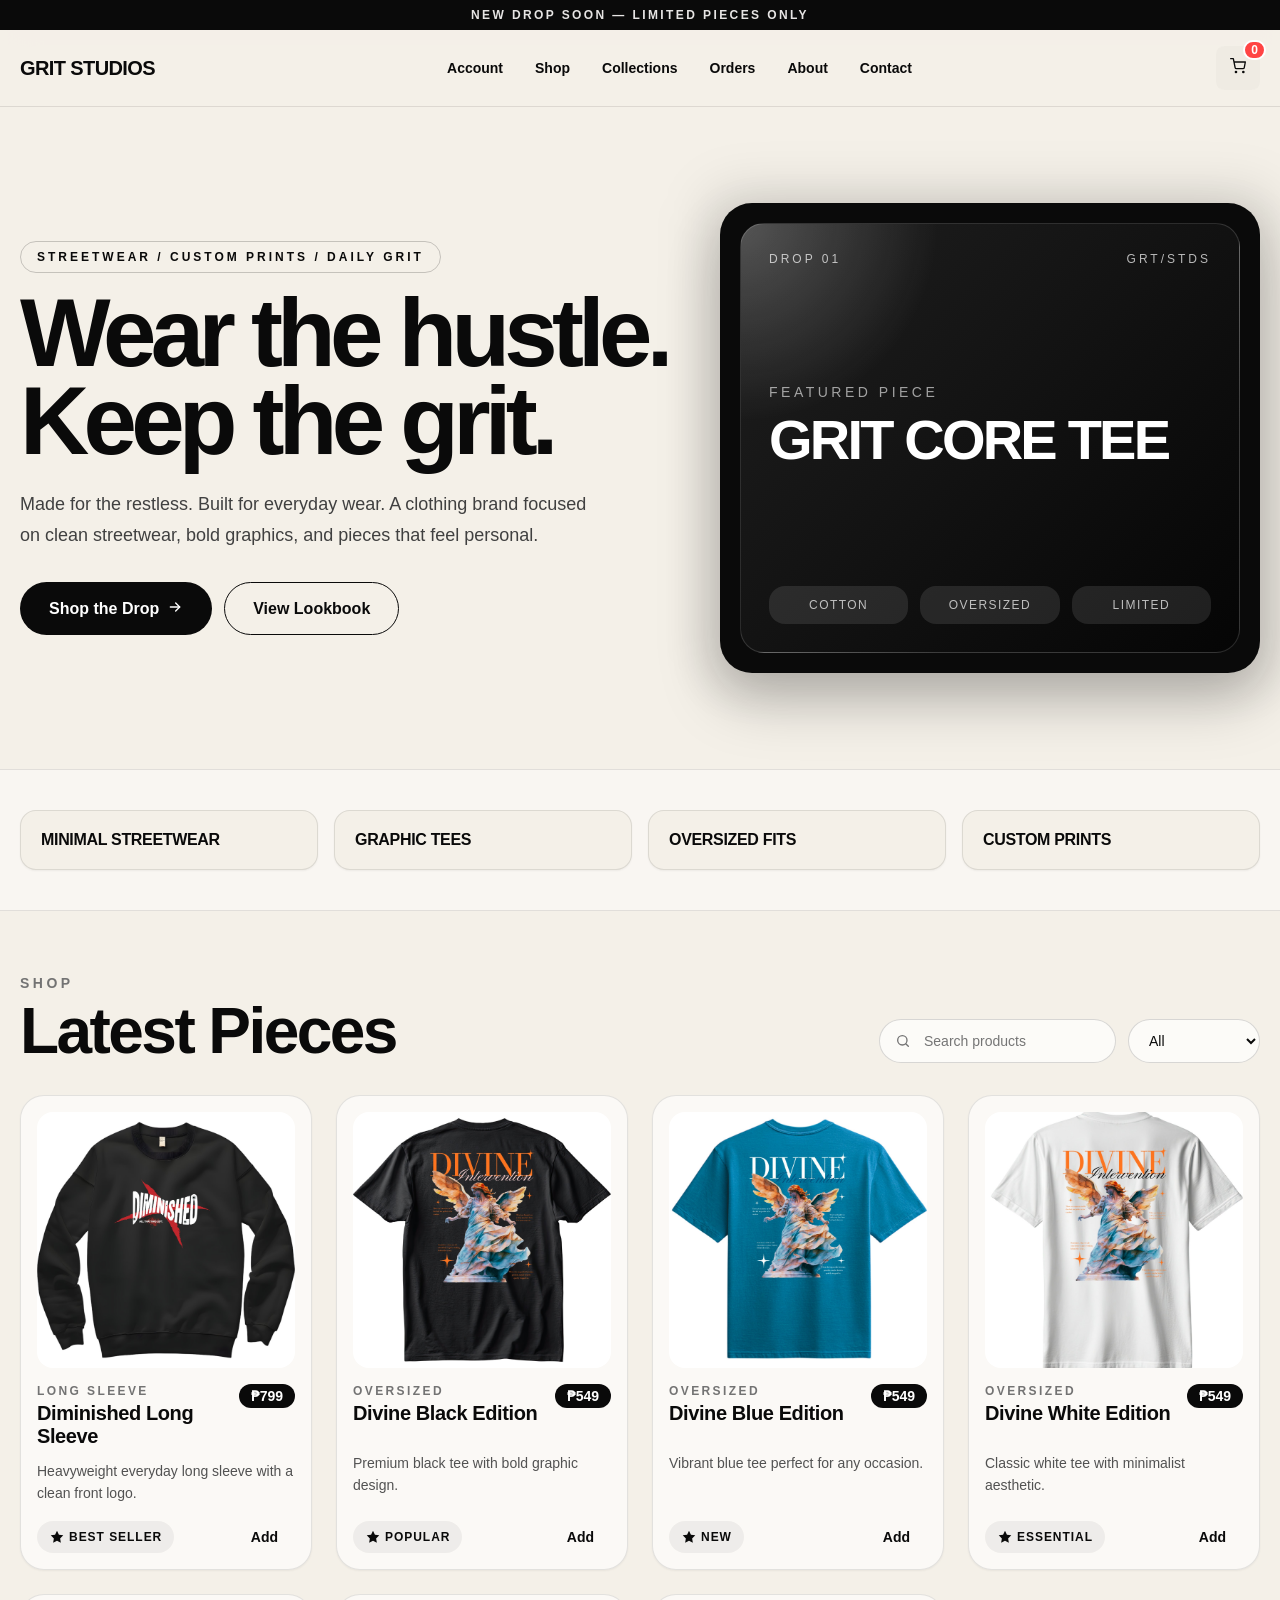
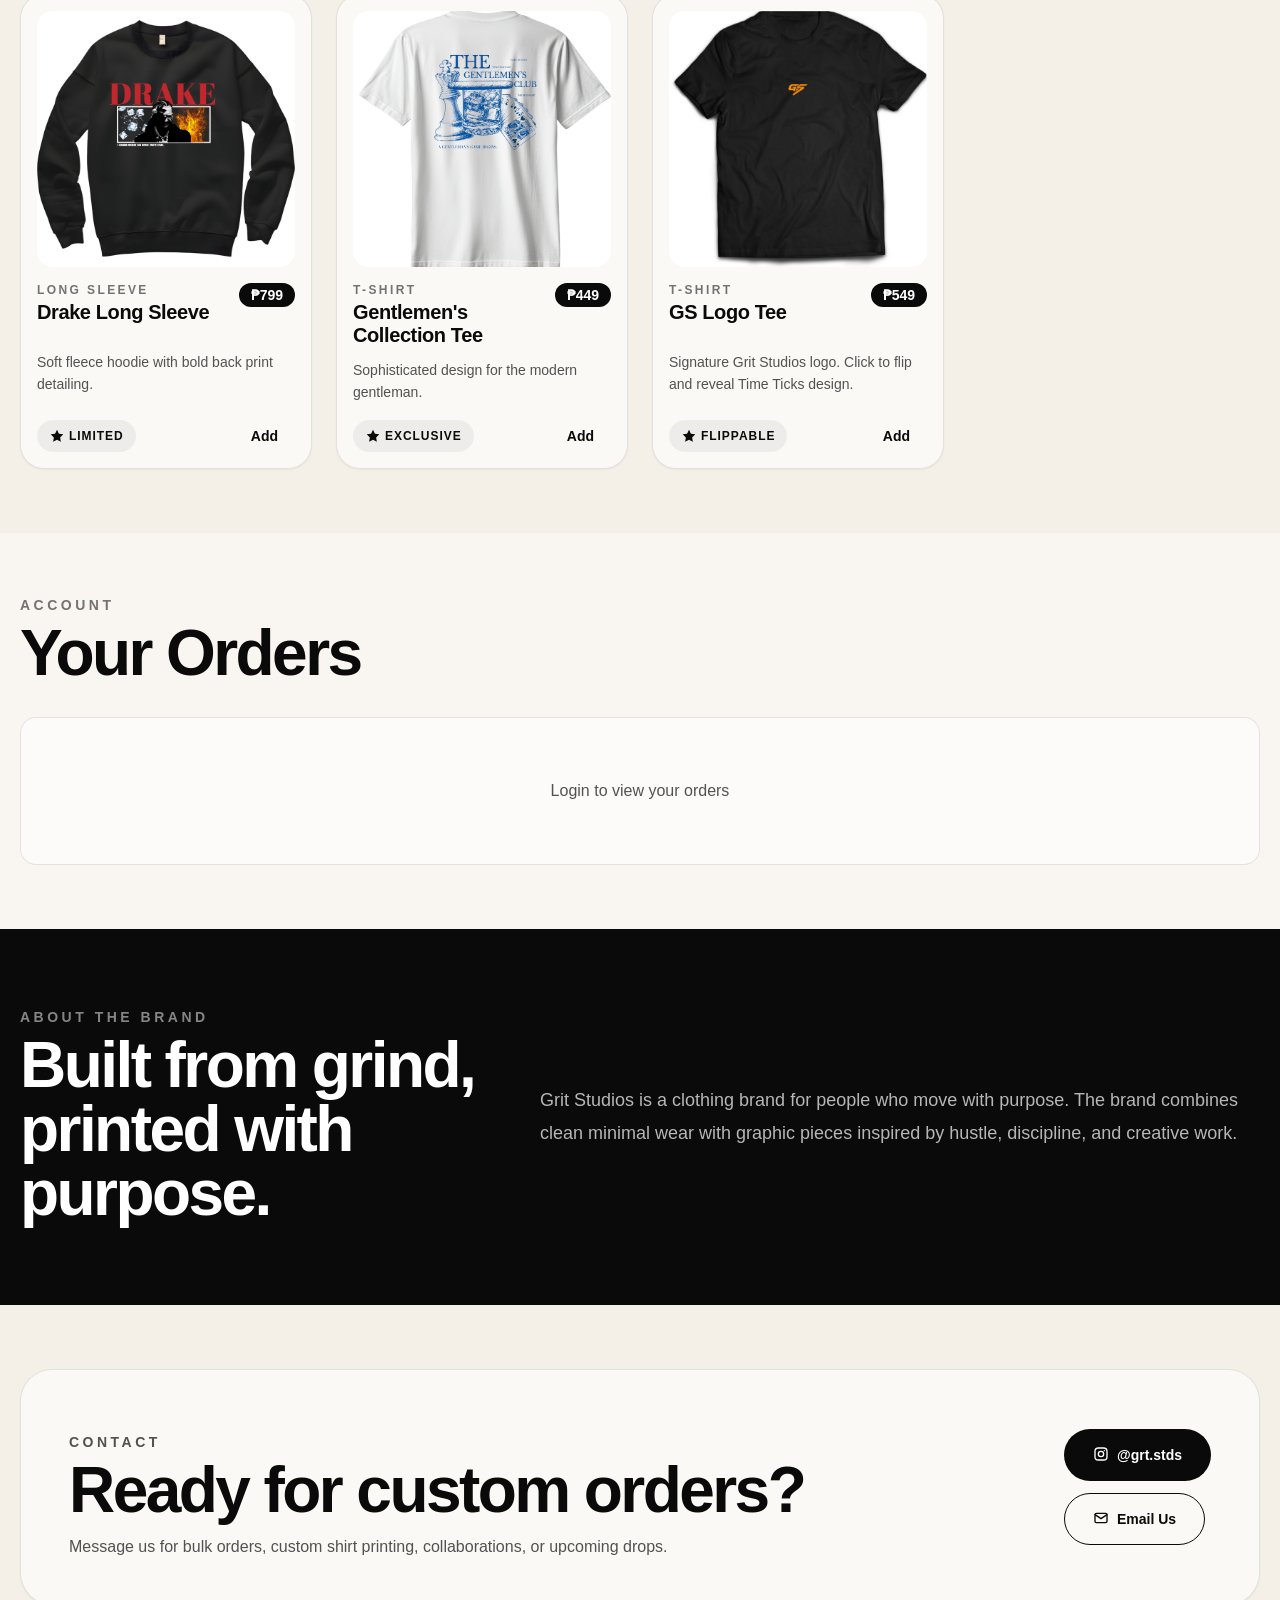
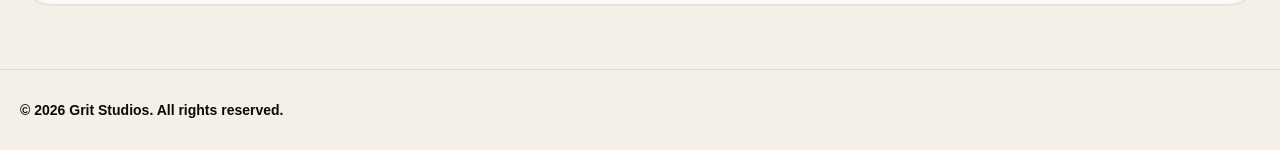
<file: index.html>
<!DOCTYPE html>
<html lang="en">
<head>
  <meta charset="UTF-8" />
  <meta name="viewport" content="width=device-width, initial-scale=1.0" />
  <title>Grit Studios</title>
  <link rel="stylesheet" href="styles.css" />
  <link rel="icon" type="image/png" href="/images/grit-logo.jpg">
</head>
<body>

  <section class="announcement" data-brand="announcement"></section>

  <header class="header">
    <div class="nav-wrap">
      <a href="#home" class="brand-logo" data-brand="name"></a>

      <nav class="desktop-nav">
        <a href="login.html" class="account-link">Account</a>
        <a href="#shop">Shop</a>
        <a href="#collections">Collections</a>
        <a href="#orders">Orders</a>
        <a href="#about">About</a>
        <a href="#contact">Contact</a>
      </nav>

      <div class="header-actions">
        <div class="account-info" id="accountInfo"></div>
        <button class="cart-btn" type="button" aria-label="Shopping cart">
          <span data-icon="bag"></span>
          <span class="cart-count">0</span>
        </button>
      </div>

      <button class="menu-toggle" type="button" aria-label="Toggle menu" id="menuToggle">
        <span data-icon="menu"></span>
      </button>
    </div>

    <div class="mobile-menu" id="mobileMenu">
      <nav>
        <a href="login.html" class="account-link">Account</a>
        <a href="#shop">Shop</a>
        <a href="#collections">Collections</a>
        <a href="#orders">Orders</a>
        <a href="#about">About</a>
        <a href="#contact">Contact</a>
      </nav>
    </div>
  </header>

  <main>
    <section id="home" class="hero">
      <div class="hero-copy">
        <p class="pill">Streetwear / Custom Prints / Daily Grit</p>
        <h1>Wear the hustle. Keep the grit.</h1>
        <p class="hero-text"><span data-brand="tagline"></span> A clothing brand focused on clean streetwear, bold graphics, and pieces that feel personal.</p>
        <div class="hero-buttons">
          <button class="button button-solid" type="button">
            Shop the Drop
            <span data-icon="arrow"></span>
          </button>
          <button class="button button-outline" type="button">View Lookbook</button>
        </div>
      </div>

      <div class="hero-card-wrap">
        <div class="hero-glow"></div>
        <div class="hero-card-shell">
          <div class="hero-card">
            <div class="hero-card-top">
              <span>Drop 01</span>
              <span>GRT/STDS</span>
            </div>
            <div>
              <p class="featured-label">Featured Piece</p>
              <h2>Grit Core Tee</h2>
            </div>
            <div class="feature-tags">
              <div>Cotton</div>
              <div>Oversized</div>
              <div>Limited</div>
            </div>
          </div>
        </div>
      </div>
    </section>

    <section id="collections" class="collections">
      <div class="collections-grid" id="collectionsGrid"></div>
    </section>

    <section id="shop" class="shop">
      <div class="shop-header">
        <div>
          <p class="section-label">Shop</p>
          <h2 class="section-title">Latest Pieces</h2>
        </div>
        <div class="shop-controls">
          <div class="search-wrap">
            <span data-icon="search"></span>
            <input id="productSearch" class="search-input" type="text" placeholder="Search products" />
          </div>
          <select id="categorySelect" class="category-select"></select>
        </div>
      </div>

      <div class="product-grid" id="productGrid"></div>

      <div class="empty-state" id="emptyState">
        <strong>No products found.</strong>
        <p>Try searching another product name or category.</p>
      </div>
    </section>

    <section id="orders" class="orders">
      <div class="orders-wrap">
        <p class="section-label">Account</p>
        <h2 class="section-title">Your Orders</h2>
        <div id="ordersContainer" class="orders-container"></div>
      </div>
    </section>

    <section id="about" class="about">
      <div class="about-grid">
        <div>
          <p class="section-label">About the Brand</p>
          <h2 class="section-title">Built from grind, printed with purpose.</h2>
        </div>
        <div class="about-text">
          <p>Grit Studios is a clothing brand for people who move with purpose. The brand combines clean minimal wear with graphic pieces inspired by hustle, discipline, and creative work.</p>
        </div>
      </div>
    </section>

    <section id="contact" class="contact">
      <div class="contact-wrap">
        <div class="contact-card">
          <div class="contact-layout">
            <div class="contact-copy">
              <p class="section-label">Contact</p>
              <h2 class="section-title">Ready for custom orders?</h2>
              <p>Message us for bulk orders, custom shirt printing, collaborations, or upcoming drops.</p>
            </div>
            <div class="contact-actions">
              <a href="https://www.instagram.com/grt.stds/" target="_blank" rel="noopener noreferrer">
                <button class="button button-solid" type="button">
                  <span data-icon="instagram"></span>
                  <span data-brand="instagram"></span>
                </button>
              </a>
              <a href="mailto:officialgritstds@gmail.com">
                <button class="button button-outline" type="button">
                  <span data-icon="mail"></span>
                  Email Us
                </button>
              </a>
            </div>
          </div>
        </div>
      </div>
    </section>
  </main>

  <footer class="footer">
    <div class="footer-wrap">
      <p><strong>© 2026 <span data-brand="name"></span>. All rights reserved.</strong></p>

    </div>
  </footer>

  <!-- Cart Modal -->
  <div id="cartModal" class="modal">
    <div class="modal-content cart-modal-content">
      <div class="modal-header">
        <h2>Shopping Cart</h2>
        <button class="close-cart" type="button">✕</button>
      </div>
      <div id="cartItems" class="cart-items"></div>
      <div class="cart-footer">
        <div class="cart-total-row">
          <span>Total:</span>
          <span id="cartTotal">₱0</span>
        </div>
        <button class="button button-solid checkout-btn" type="button">Proceed to Checkout</button>
      </div>
    </div>
  </div>

  <!-- Checkout Modal -->
  <div id="checkoutModal" class="modal">
    <div class="modal-content checkout-modal-content">
      <div class="modal-header">
        <h2>Checkout</h2>
        <button class="close-checkout" type="button" onclick="closeCheckoutModal()">✕</button>
      </div>
      <div class="checkout-container">
        <form id="checkoutForm" class="checkout-form">
          <h3>Shipping Information</h3>
          <div class="form-group">
            <label for="fullName">Full Name *</label>
            <input type="text" id="fullName" name="fullName" required>
          </div>
          <div class="form-group">
            <label for="email">Email *</label>
            <input type="email" id="email" name="email" required>
          </div>
          <div class="form-group">
            <label for="phone">Phone Number *</label>
            <input type="tel" id="phone" name="phone" required>
          </div>
          <div class="form-group">
            <label for="address">Address *</label>
            <textarea id="address" name="address" rows="3" required></textarea>
          </div>
          <div class="form-group">
            <label for="city">City *</label>
            <input type="text" id="city" name="city" required>
          </div>
          <div class="form-group">
            <label for="zipCode">Zip Code *</label>
            <input type="text" id="zipCode" name="zipCode" required>
          </div>

          <h3>Order Summary</h3>
          <div id="orderSummary" class="order-summary"></div>

          <h3>Payment Method</h3>
          <div class="form-group">
            <label for="paymentMethod">Select Payment Method *</label>
            <select id="paymentMethod" name="paymentMethod" required>
              <option value="">Choose a method...</option>
              <option value="gcash">GCash</option>
              <option value="paypal">PayPal</option>
              <option value="bank-transfer">Bank Transfer</option>
              <option value="cod">Cash on Delivery</option>
            </select>
          </div>

          <button type="submit" class="button button-solid submit-order-btn">Place Order</button>
        </form>
      </div>
    </div>
  </div>

  <script src="script.js"></script>
</body>
</html>
</file>
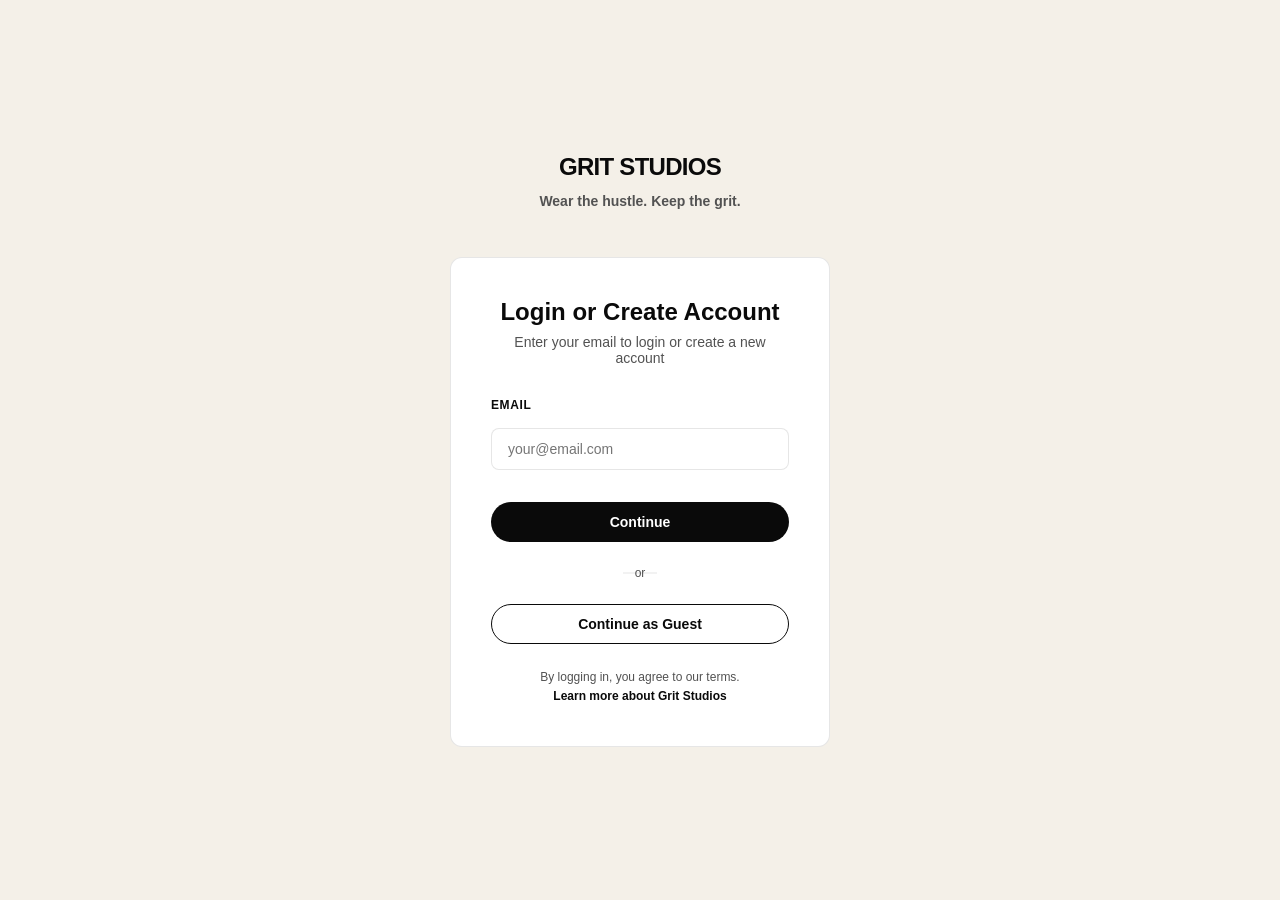
<file: login.html>
<!DOCTYPE html>
<html lang="en">
<head>
  <meta charset="UTF-8" />
  <meta name="viewport" content="width=device-width, initial-scale=1.0" />
  <title>Login - Grit Studios</title>
  <link rel="stylesheet" href="styles.css" />
  <link rel="icon" type="image/png" href="/images/grit-logo.jpg">
</head>
<body>
  <div class="login-page">
    <div class="login-container">
      <div class="login-header">
        <a href="index.html" class="login-brand-logo">Grit Studios</a>
        <p class="login-subtitle">Wear the hustle. Keep the grit.</p>
      </div>

      <div class="login-content" id="loginContent">
        <h1>Login or Create Account</h1>
        <p class="login-description">Enter your email to login or create a new account</p>

        <form id="loginForm" class="login-form">
          <div class="form-group">
            <label for="loginEmail">Email</label>
            <input type="email" id="loginEmail" name="email" placeholder="your@email.com" required>
          </div>
          <button type="submit" class="button button-solid login-submit-btn">Continue</button>
        </form>

        <div class="login-divider">or</div>

        <a href="index.html" class="button button-outline login-guest-btn">Continue as Guest</a>

        <p class="login-terms">
          By logging in, you agree to our terms. <br>
          <a href="index.html#about">Learn more about Grit Studios</a>
        </p>
      </div>
    </div>

    <div class="login-background"></div>
  </div>

  <script src="login-script.js"></script>
</body>
</html>
</file>
<file: styles.css>
:root {
  --cream: #f4f0e8;
  --black: #0a0a0a;
  --white: #ffffff;
  --muted: #525252;
  --border: rgba(10, 10, 10, 0.1);
  --soft-white: rgba(255, 255, 255, 0.6);
  --focus: #171717;
}

* {
  box-sizing: border-box;
  margin: 0;
  padding: 0;
}

html {
  scroll-behavior: smooth;
}

body {
  min-height: 100vh;
  background: var(--cream);
  color: var(--black);
  font-family: Arial, Helvetica, sans-serif;
}

a {
  color: inherit;
  text-decoration: none;
}

button,
input,
select {
  font: inherit;
}

.announcement {
  background: var(--black);
  color: #e7e5e4;
  text-align: center;
  padding: 8px 16px;
  font-size: 12px;
  font-weight: 600;
  letter-spacing: 0.2em;
  text-transform: uppercase;
}

.header {
  position: sticky;
  top: 0;
  z-index: 50;
  border-bottom: 1px solid var(--border);
  background: rgba(244, 240, 232, 0.9);
  backdrop-filter: blur(18px);
}

.nav-wrap,
.hero,
.collections-grid,
.shop,
.about-grid,
.contact-wrap,
.footer-wrap {
  width: min(100%, 1280px);
  margin: 0 auto;
  padding-left: 20px;
  padding-right: 20px;
}

.nav-wrap {
  display: flex;
  align-items: center;
  justify-content: space-between;
  padding-top: 16px;
  padding-bottom: 16px;
}

.brand-logo {
  font-size: 20px;
  font-weight: 900;
  text-transform: uppercase;
  letter-spacing: -0.03em;
}

.desktop-nav {
  display: flex;
  align-items: center;
  gap: 32px;
  font-size: 14px;
  font-weight: 700;
}

.desktop-nav a:hover {
  opacity: 0.6;
}

.header-actions {
  display: flex;
  align-items: center;
  gap: 12px;
}

.menu-toggle {
  display: none;
  border: 0;
  background: transparent;
  color: var(--black);
  cursor: pointer;
}

.mobile-menu {
  display: none;
  border-top: 1px solid var(--border);
  padding: 16px 20px;
}

.mobile-menu.open {
  display: block;
}

.mobile-menu nav {
  display: grid;
  gap: 16px;
  font-size: 14px;
  font-weight: 700;
}

.button {
  display: inline-flex;
  align-items: center;
  justify-content: center;
  gap: 8px;
  border-radius: 999px;
  padding: 12px 20px;
  border: 1px solid transparent;
  font-size: 14px;
  font-weight: 800;
  cursor: pointer;
  transition: 0.2s ease;
  line-height: 1;
}

.button:focus {
  outline: 2px solid var(--focus);
  outline-offset: 2px;
}

.button-solid {
  background: var(--black);
  color: var(--white);
}

.button-solid:hover {
  background: #262626;
}

.button-outline {
  border-color: var(--black);
  background: transparent;
  color: var(--black);
}

.button-outline:hover {
  background: var(--black);
  color: var(--white);
}

.button-ghost {
  background: transparent;
  color: var(--black);
  padding: 8px 16px;
  height: 32px;
  display: flex;
  align-items: center;
  justify-content: center;
}

.button-ghost:hover {
  background: rgba(10, 10, 10, 0.05);
}

.icon {
  width: 20px;
  height: 20px;
  flex: 0 0 auto;
}

.icon-small {
  width: 16px;
  height: 16px;
}

.hero {
  display: grid;
  grid-template-columns: 1.1fr 0.9fr;
  align-items: center;
  gap: 40px;
  padding-top: 96px;
  padding-bottom: 96px;
}

.hero-copy,
.hero-card-wrap {
  animation: fadeUp 0.55s ease both;
}

.hero-card-wrap {
  position: relative;
  animation-delay: 0.1s;
}

.pill {
  display: inline-flex;
  border: 1px solid rgba(10, 10, 10, 0.2);
  border-radius: 999px;
  padding: 8px 16px;
  margin-bottom: 16px;
  font-size: 12px;
  font-weight: 800;
  letter-spacing: 0.25em;
  text-transform: uppercase;
}

.hero h1 {
  max-width: 900px;
  font-size: clamp(50px, 8vw, 96px);
  line-height: 0.92;
  font-weight: 900;
  letter-spacing: -0.06em;
}

.hero-text {
  max-width: 580px;
  margin-top: 24px;
  color: #404040;
  font-size: 18px;
  line-height: 1.7;
}

.hero-buttons {
  display: flex;
  gap: 12px;
  margin-top: 32px;
  flex-wrap: wrap;
}

.hero-buttons .button {
  padding: 16px 28px;
  font-size: 16px;
}

.hero-glow {
  position: absolute;
  inset: -16px;
  border-radius: 32px;
  background: rgba(10, 10, 10, 0.1);
  filter: blur(24px);
}

.hero-card-shell {
  position: relative;
  overflow: hidden;
  border-radius: 32px;
  background: var(--black);
  padding: 20px;
  box-shadow: 0 25px 60px rgba(10, 10, 10, 0.25);
}

.hero-card {
  min-height: 430px;
  display: flex;
  flex-direction: column;
  justify-content: space-between;
  border-radius: 24px;
  border: 1px solid rgba(255, 255, 255, 0.15);
  background: radial-gradient(circle at top left, rgba(255, 255, 255, 0.24), transparent 30%), linear-gradient(135deg, #1f1f1f, #050505);
  color: var(--white);
  padding: 28px;
}

.hero-card-top {
  display: flex;
  justify-content: space-between;
  color: rgba(255, 255, 255, 0.7);
  font-size: 12px;
  text-transform: uppercase;
  letter-spacing: 0.25em;
}

.featured-label {
  margin-bottom: 12px;
  color: rgba(255, 255, 255, 0.6);
  font-size: 14px;
  text-transform: uppercase;
  letter-spacing: 0.25em;
}

.hero-card h2 {
  font-size: clamp(42px, 5vw, 56px);
  line-height: 1;
  font-weight: 900;
  text-transform: uppercase;
  letter-spacing: -0.05em;
}

.feature-tags {
  display: grid;
  grid-template-columns: repeat(3, 1fr);
  gap: 12px;
  text-align: center;
  color: rgba(255, 255, 255, 0.7);
  font-size: 12px;
  text-transform: uppercase;
  letter-spacing: 0.12em;
}

.feature-tags div {
  border-radius: 16px;
  background: rgba(255, 255, 255, 0.1);
  padding: 12px;
}

.collections {
  border-top: 1px solid var(--border);
  border-bottom: 1px solid var(--border);
  background: rgba(255, 255, 255, 0.4);
  padding: 40px 0;
}

.collections-grid {
  display: grid;
  grid-template-columns: repeat(4, 1fr);
  gap: 16px;
}

.collection-card {
  border-radius: 16px;
  border: 1px solid var(--border);
  background: var(--cream);
  padding: 20px;
  font-weight: 900;
  text-transform: uppercase;
  letter-spacing: -0.02em;
  box-shadow: 0 1px 2px rgba(10, 10, 10, 0.05);
}

.shop {
  padding-top: 64px;
  padding-bottom: 64px;
}

.shop-header {
  display: flex;
  justify-content: space-between;
  align-items: flex-end;
  gap: 20px;
  margin-bottom: 32px;
}

.section-label {
  color: #737373;
  font-size: 14px;
  font-weight: 800;
  text-transform: uppercase;
  letter-spacing: 0.25em;
}

.section-title {
  margin-top: 8px;
  font-size: clamp(40px, 5vw, 64px);
  font-weight: 900;
  letter-spacing: -0.04em;
  line-height: 1;
}

.shop-controls {
  display: flex;
  gap: 12px;
  flex-wrap: wrap;
}

.search-wrap {
  position: relative;
}

.search-wrap .icon {
  position: absolute;
  left: 16px;
  top: 50%;
  transform: translateY(-50%);
  color: #737373;
  width: 16px;
  height: 16px;
}

.search-input,
.category-select {
  height: 44px;
  border-radius: 999px;
  border: 1px solid rgba(10, 10, 10, 0.15);
  background: rgba(255, 255, 255, 0.7);
  outline: none;
  color: var(--black);
  font-size: 14px;
}

.search-input {
  padding: 0 16px 0 44px;
}

.category-select {
  padding: 0 16px;
}

.search-input:focus,
.category-select:focus {
  border-color: var(--black);
}

.product-grid {
  display: grid;
  grid-template-columns: repeat(4, 1fr);
  gap: 24px;
}

.product-card {
  display: flex;
  flex-direction: column;
  overflow: hidden;
  border-radius: 24px;
  border: 1px solid var(--border);
  background: rgba(255, 255, 255, 0.6);
  padding: 16px;
  box-shadow: 0 1px 2px rgba(10, 10, 10, 0.05);
  transition: 0.2s ease;
  height: 100%;
}

.product-card.flippable {
  cursor: pointer;
}

.product-card:hover {
  transform: translateY(-4px);
  box-shadow: 0 24px 40px rgba(10, 10, 10, 0.12);
}

.product-art {
  position: relative;
  display: flex;
  height: 256px;
  align-items: center;
  justify-content: center;
  overflow: hidden;
  border-radius: 16px;
  background: linear-gradient(135deg, #171717, #57534e, #0a0a0a);
}

.product-art img {
  width: 100%;
  height: 100%;
  object-fit: cover;
}

.product-art-flip-container {
  position: relative;
  width: 100%;
  height: 256px;
  border-radius: 16px;
  overflow: hidden;
  perspective: 1000px;
}

.product-art-flipper {
  position: relative;
  width: 100%;
  height: 100%;
  transition: transform 0.6s;
  transform-style: preserve-3d;
}

.product-card.flipped .product-art-flipper {
  transform: rotateY(180deg);
}

.product-art-front,
.product-art-back {
  position: absolute;
  width: 100%;
  height: 100%;
  backface-visibility: hidden;
  display: flex;
  align-items: center;
  justify-content: center;
  border-radius: 16px;
}

.product-art-front {
  background: linear-gradient(135deg, #171717, #57534e, #0a0a0a);
}

.product-art-back {
  background: linear-gradient(135deg, #171717, #57534e, #0a0a0a);
  transform: rotateY(180deg);
}

.product-art-label {
  position: absolute;
  bottom: 20px;
  z-index: 2;
  border-radius: 999px;
  background: rgba(255, 255, 255, 0.15);
  color: var(--white);
  padding: 4px 16px;
  font-size: 12px;
  text-transform: uppercase;
  letter-spacing: 0.25em;
  backdrop-filter: blur(8px);
}

.product-info-top {
  display: flex;
  justify-content: space-between;
  align-items: flex-start;
  gap: 12px;
  margin-top: 16px;
  min-height: 56px;
}

.product-category {
  color: #737373;
  font-size: 12px;
  font-weight: 800;
  text-transform: uppercase;
  letter-spacing: 0.2em;
}

.product-name {
  margin-top: 4px;
  font-size: 20px;
  font-weight: 900;
  letter-spacing: -0.02em;
}

.product-price {
  border-radius: 999px;
  background: var(--black);
  color: var(--white);
  padding: 4px 12px;
  font-size: 14px;
  font-weight: 800;
  white-space: nowrap;
}

.product-description {
  margin-top: 12px;
  color: #525252;
  font-size: 14px;
  line-height: 1.6;
  flex: 1;
  min-height: 44px;
}

.product-actions {
  display: flex;
  align-items: center;
  justify-content: space-between;
  margin-top: auto;
  padding-top: 16px;
  min-height: 32px;
  flex-shrink: 0;
}

.product-tag {
  display: inline-flex;
  align-items: center;
  justify-content: center;
  gap: 4px;
  border-radius: 999px;
  background: rgba(10, 10, 10, 0.05);
  padding: 6px 12px;
  font-size: 12px;
  font-weight: 800;
  text-transform: uppercase;
  letter-spacing: 0.08em;
  height: 32px;
}

.empty-state {
  display: none;
  margin-top: 32px;
  border-radius: 24px;
  border: 1px solid var(--border);
  background: rgba(255, 255, 255, 0.6);
  padding: 32px;
  text-align: center;
}

.empty-state strong {
  display: block;
  font-weight: 900;
}

.empty-state p {
  margin-top: 8px;
  color: #525252;
  font-size: 14px;
}

.orders {
  padding: 64px 0;
  background: rgba(255, 255, 255, 0.4);
}

.orders-wrap {
  width: min(100%, 1280px);
  margin: 0 auto;
  padding-left: 20px;
  padding-right: 20px;
}

.orders-container {
  margin-top: 32px;
}


.account-info {
  display: flex;
  align-items: center;
  gap: 16px;
}

.user-menu {
  position: relative;
}

.user-menu-trigger {
  display: flex;
  align-items: center;
  gap: 10px;
  padding: 6px 12px;
  background: rgba(10, 10, 10, 0.02);
  border: none;
  border-radius: 8px;
  cursor: pointer;
  transition: all 0.2s ease;
  font-size: 13px;
}

.user-menu-trigger:hover {
  background: rgba(10, 10, 10, 0.06);
}

.user-avatar {
  display: flex;
  align-items: center;
  justify-content: center;
  width: 32px;
  height: 32px;
  border-radius: 50%;
  background: linear-gradient(135deg, #667eea 0%, #764ba2 100%);
  color: white;
  font-weight: 800;
  font-size: 13px;
  flex: 0 0 auto;
}

.user-email-display {
  max-width: 150px;
  overflow: hidden;
  text-overflow: ellipsis;
  white-space: nowrap;
  font-size: 13px;
  font-weight: 500;
}

.user-menu-dropdown {
  position: absolute;
  top: calc(100% + 8px);
  right: 0;
  background: white;
  border: 1px solid var(--border);
  border-radius: 12px;
  box-shadow: 0 4px 16px rgba(0, 0, 0, 0.1);
  min-width: 240px;
  opacity: 0;
  visibility: hidden;
  transform: translateY(-8px);
  transition: all 0.2s ease;
  z-index: 1000;
}

.user-menu-dropdown.active {
  opacity: 1;
  visibility: visible;
  transform: translateY(0);
}

.user-menu-header {
  padding: 12px 16px;
  border-bottom: 1px solid var(--border);
  font-size: 12px;
  font-weight: 600;
  color: #525252;
  text-transform: uppercase;
  letter-spacing: 0.05em;
  overflow: hidden;
  text-overflow: ellipsis;
  white-space: nowrap;
}

.user-menu-logout {
  width: 100%;
  padding: 12px 16px;
  background: none;
  border: none;
  color: #EF4444;
  font-size: 13px;
  font-weight: 600;
  text-align: left;
  cursor: pointer;
  transition: all 0.2s ease;
}

.user-menu-logout:hover {
  background: rgba(239, 68, 68, 0.05);
}

.cart-btn {
  position: relative;
  display: flex;
  align-items: center;
  justify-content: center;
  width: 44px;
  height: 44px;
  padding: 0;
  background: rgba(10, 10, 10, 0.02);
  border: none;
  border-radius: 8px;
  cursor: pointer;
  transition: all 0.2s ease;
  color: currentColor;
}

.cart-btn:hover {
  background: rgba(10, 10, 10, 0.06);
}

.cart-count {
  position: absolute;
  top: -6px;
  right: -6px;
  display: flex;
  align-items: center;
  justify-content: center;
  min-width: 22px;
  height: 22px;
  padding: 0 6px;
  background: #EF4444;
  color: white;
  border-radius: 999px;
  font-size: 11px;
  font-weight: 800;
  border: 2px solid white;
}

.user-logged-in {
  display: flex;
  align-items: center;
  gap: 12px;
  font-size: 12px;
}

.user-email {
  max-width: 200px;
  overflow: hidden;
  text-overflow: ellipsis;
  white-space: nowrap;
}

.login-link {
  font-size: 12px;
  padding: 8px 12px;
}

.empty-orders {
  text-align: center;
  padding: 64px 32px;
  background: rgba(255, 255, 255, 0.6);
  border: 1px solid var(--border);
  border-radius: 16px;
  color: #525252;
}

.order-card {
  background: rgba(255, 255, 255, 0.6);
  border: 1px solid var(--border);
  border-radius: 16px;
  padding: 24px;
  margin-bottom: 16px;
  box-shadow: 0 1px 2px rgba(10, 10, 10, 0.05);
}

.order-header {
  display: flex;
  justify-content: space-between;
  align-items: flex-start;
  margin-bottom: 16px;
  padding-bottom: 16px;
  border-bottom: 1px solid var(--border);
}

.order-info h3 {
  margin: 0 0 8px 0;
  font-size: 18px;
  font-weight: 900;
}

.order-meta {
  font-size: 14px;
  color: #525252;
  line-height: 1.6;
}

.order-status {
  padding: 8px 16px;
  background: #4CAF50;
  color: white;
  border-radius: 6px;
  font-size: 12px;
  font-weight: 800;
  text-transform: uppercase;
}

.order-status.pending {
  background: #FFA500;
}

.order-status.confirmed {
  background: #4CAF50;
}

.order-status.cancelled {
  background: #EF4444;
}

.order-items {
  margin: 16px 0;
}

.order-item-row {
  display: flex;
  justify-content: space-between;
  margin-bottom: 8px;
  font-size: 14px;
}

.order-total-row {
  display: flex;
  justify-content: space-between;
  margin-top: 16px;
  padding-top: 16px;
  border-top: 1px solid var(--border);
  font-size: 16px;
  font-weight: 900;
}

.order-footer {
  display: flex;
  justify-content: space-between;
  align-items: center;
  margin-top: 16px;
  padding-top: 16px;
  border-top: 1px solid var(--border);
  font-size: 14px;
  color: #525252;
}

.cancel-order-btn {
  margin-top: 16px;
  width: 100%;
}

.about {
  background: var(--black);
  color: var(--white);
  padding: 80px 0;
}

.about-grid {
  display: grid;
  grid-template-columns: 0.8fr 1.2fr;
  align-items: center;
  gap: 40px;
}

.about .section-label {
  color: rgba(255, 255, 255, 0.5);
}

.about-text {
  display: grid;
  gap: 20px;
  color: rgba(255, 255, 255, 0.7);
  font-size: 18px;
  line-height: 1.8;
}

.contact {
  padding: 64px 0;
}

.contact-card {
  border-radius: 32px;
  border: 1px solid var(--border);
  background: rgba(255, 255, 255, 0.6);
  padding: 48px;
  box-shadow: 0 1px 2px rgba(10, 10, 10, 0.05);
}

.contact-layout {
  display: grid;
  grid-template-columns: 1fr auto;
  align-items: center;
  gap: 32px;
}

.contact-copy p {
  max-width: 670px;
  margin-top: 16px;
  color: #525252;
}

.contact-actions {
  display: flex;
  flex-direction: column;
  gap: 12px;
}

.contact-actions .button {
  padding: 16px 28px;
}

.footer {
  border-top: 1px solid var(--border);
  padding: 32px 0;
}

.footer-wrap {
  display: flex;
  justify-content: space-between;
  gap: 16px;
  color: #525252;
  font-size: 14px;
}

.footer strong {
  color: var(--black);
}

@keyframes fadeUp {
  from {
    opacity: 0;
    transform: translateY(18px);
  }
  to {
    opacity: 1;
    transform: translateY(0);
  }
}

@media (max-width: 1024px) {
  .product-grid {
    grid-template-columns: repeat(2, 1fr);
  }
}

@media (max-width: 768px) {
  .desktop-nav,
  .header-actions {
    display: none;
  }

  .menu-toggle {
    display: inline-flex;
  }

  .hero {
    grid-template-columns: 1fr;
    padding-top: 64px;
    padding-bottom: 64px;
  }

  .collections-grid {
    grid-template-columns: repeat(2, 1fr);
  }

  .shop-header,
  .contact-layout,
  .footer-wrap {
    flex-direction: column;
    display: flex;
    align-items: flex-start;
  }

  .about-grid {
    grid-template-columns: 1fr;
  }

  .contact-card {
    padding: 32px;
  }

  .contact-actions {
    width: 100%;
  }

  .contact-actions .button {
    width: 100%;
  }
}

/* Cart Badge */
.cart-count {
  display: inline-flex;
  align-items: center;
  justify-content: center;
  min-width: 20px;
  height: 20px;
  margin-left: 4px;
  background: #ff4444;
  color: white;
  border-radius: 999px;
  font-size: 12px;
  font-weight: 800;
}

/* Toast Notification */
.toast {
  position: fixed;
  bottom: 20px;
  right: 20px;
  background: var(--black);
  color: var(--white);
  padding: 16px 24px;
  border-radius: 8px;
  z-index: 1000;
  animation: slideUp 0.3s ease;
}

@keyframes slideUp {
  from {
    transform: translateY(100px);
    opacity: 0;
  }
  to {
    transform: translateY(0);
    opacity: 1;
  }
}

/* Modal */
.modal {
  display: none;
  position: fixed;
  inset: 0;
  background: rgba(0, 0, 0, 0.5);
  z-index: 999;
  overflow-y: auto;
}

.modal.active {
  display: flex;
  align-items: center;
  justify-content: center;
}

.modal-content {
  background: var(--white);
  border-radius: 16px;
  max-width: 600px;
  width: 90%;
  max-height: 90vh;
  overflow-y: auto;
  box-shadow: 0 10px 40px rgba(0, 0, 0, 0.2);
}

.checkout-modal-content {
  max-width: 700px;
}

.modal-header {
  display: flex;
  justify-content: space-between;
  align-items: center;
  padding: 24px;
  border-bottom: 1px solid var(--border);
}

.modal-header h2 {
  margin: 0;
  font-size: 24px;
  font-weight: 900;
}

.close-cart,
.close-checkout {
  background: none;
  border: none;
  font-size: 24px;
  cursor: pointer;
  color: #525252;
  padding: 0;
  width: 32px;
  height: 32px;
  display: flex;
  align-items: center;
  justify-content: center;
}

.close-cart:hover,
.close-checkout:hover {
  color: var(--black);
}

/* Cart Modal */
.cart-items {
  padding: 24px;
  min-height: 200px;
  max-height: 400px;
  overflow-y: auto;
}

.empty-cart {
  text-align: center;
  color: #525252;
  padding: 40px 0;
}

.cart-item {
  display: flex;
  gap: 16px;
  margin-bottom: 16px;
  padding: 16px;
  background: rgba(255, 255, 255, 0.8);
  border: 1px solid var(--border);
  border-radius: 12px;
}

.cart-item-image {
  width: 80px;
  height: 80px;
  object-fit: cover;
  border-radius: 8px;
}

.cart-item-details {
  flex: 1;
}

.cart-item-details h4 {
  margin: 0 0 8px 0;
  font-size: 16px;
  font-weight: 900;
}

.cart-item-details p {
  margin: 0;
  color: #525252;
  font-size: 14px;
}

.cart-item-actions {
  display: flex;
  align-items: center;
  gap: 8px;
}

.qty-btn {
  width: 32px;
  height: 32px;
  padding: 0;
  border: 1px solid var(--border);
  background: transparent;
  border-radius: 6px;
  cursor: pointer;
  font-weight: 800;
  transition: 0.2s;
}

.qty-btn:hover {
  background: var(--black);
  color: var(--white);
  border-color: var(--black);
}

.qty {
  min-width: 24px;
  text-align: center;
  font-weight: 800;
}

.remove-btn {
  width: 32px;
  height: 32px;
  padding: 0;
  background: #ff4444;
  color: white;
  border: none;
  border-radius: 6px;
  cursor: pointer;
  font-weight: 800;
  transition: 0.2s;
}

.remove-btn:hover {
  background: #cc0000;
}

.cart-footer {
  padding: 24px;
  border-top: 1px solid var(--border);
  background: rgba(255, 255, 255, 0.9);
}

.cart-total-row {
  display: flex;
  justify-content: space-between;
  align-items: center;
  margin-bottom: 16px;
  font-size: 18px;
  font-weight: 900;
}

/* Checkout Form */
.checkout-container {
  padding: 24px;
  overflow-y: auto;
  max-height: calc(90vh - 100px);
}

.checkout-form h3 {
  margin: 24px 0 16px 0;
  font-size: 18px;
  font-weight: 900;
}

.checkout-form h3:first-child {
  margin-top: 0;
}

.form-group {
  margin-bottom: 16px;
}

.form-group label {
  display: block;
  margin-bottom: 8px;
  font-weight: 800;
  font-size: 14px;
}

.form-group input,
.form-group textarea,
.form-group select {
  width: 100%;
  padding: 12px;
  border: 1px solid var(--border);
  border-radius: 8px;
  font-size: 14px;
  font-family: inherit;
}

.form-group input:focus,
.form-group textarea:focus,
.form-group select:focus {
  outline: none;
  border-color: var(--black);
  box-shadow: 0 0 0 3px rgba(10, 10, 10, 0.1);
}

.order-summary {
  background: rgba(255, 255, 255, 0.8);
  padding: 16px;
  border: 1px solid var(--border);
  border-radius: 12px;
  margin-bottom: 24px;
}

.order-item {
  display: flex;
  justify-content: space-between;
  margin-bottom: 8px;
  font-size: 14px;
}

.order-total {
  display: flex;
  justify-content: space-between;
  padding-top: 8px;
  border-top: 1px solid var(--border);
  margin-top: 8px;
  font-size: 16px;
}

.submit-order-btn {
  width: 100%;
}

@media (max-width: 560px) {
  .hero-buttons,
  .shop-controls {
    flex-direction: column;
  }

  .hero-buttons .button,
  .search-input,
  .category-select {
    width: 100%;
  }

  .product-grid,
  .collections-grid {
    grid-template-columns: 1fr;
  }

  .feature-tags {
    grid-template-columns: 1fr;
  }

  .modal-content {
    width: 95%;
    max-height: 95vh;
  }

  .cart-item {
    flex-direction: column;
  }

  .cart-item-image {
    width: 100%;
    height: 200px;
  }
}

@keyframes shimmer {
  0% {
    background-position: -1000px 0;
  }
  100% {
    background-position: 1000px 0;
  }
}

.skeleton-card {
  background: var(--white);
  border: 1px solid var(--border);
  border-radius: 12px;
  padding: 24px;
  margin-bottom: 16px;
  animation: shimmer 2s infinite;
  background: linear-gradient(
    90deg,
    #f0f0f0 25%,
    #e0e0e0 50%,
    #f0f0f0 75%
  );
  background-size: 1000px 100%;
}

.skeleton-header {
  display: flex;
  justify-content: space-between;
  align-items: flex-start;
  margin-bottom: 16px;
}

.skeleton-text {
  background: #e0e0e0;
  border-radius: 4px;
  animation: shimmer 2s infinite;
  background: linear-gradient(
    90deg,
    #e0e0e0 25%,
    #d0d0d0 50%,
    #e0e0e0 75%
  );
  background-size: 1000px 100%;
}

.skeleton-title {
  width: 40%;
  height: 20px;
}

.skeleton-badge {
  width: 100px;
  height: 32px;
  border-radius: 6px;
}

.skeleton-content {
  display: flex;
  flex-direction: column;
  gap: 12px;
}

.skeleton-line {
  width: 100%;
  height: 14px;
}

.skeleton-line:last-child {
  width: 60%;
}

/* Login Page */
.login-page {
  min-height: 100vh;
  display: flex;
  align-items: center;
  justify-content: center;
  background: var(--cream);
  position: relative;
}

.login-background {
  position: absolute;
  top: 0;
  left: 0;
  width: 100%;
  height: 100%;
  opacity: 0.05;
  z-index: 0;
}

.login-container {
  width: 100%;
  max-width: 420px;
  padding: 40px 20px;
  position: relative;
  z-index: 1;
}

.login-header {
  text-align: center;
  margin-bottom: 48px;
}

.login-brand-logo {
  font-size: 24px;
  font-weight: 900;
  text-transform: uppercase;
  letter-spacing: -0.03em;
  display: block;
  margin-bottom: 12px;
  cursor: pointer;
}

.login-brand-logo:hover {
  opacity: 0.7;
}

.login-subtitle {
  font-size: 14px;
  color: var(--muted);
  font-weight: 600;
}

.login-content {
  background: var(--white);
  border: 1px solid var(--border);
  border-radius: 12px;
  padding: 40px;
}

.login-content h1 {
  font-size: 24px;
  margin-bottom: 8px;
  text-align: center;
}

.login-description {
  text-align: center;
  font-size: 14px;
  color: var(--muted);
  margin-bottom: 32px;
}

.login-form {
  display: flex;
  flex-direction: column;
  gap: 16px;
  margin-bottom: 20px;
}

.login-form .form-group {
  display: flex;
  flex-direction: column;
  gap: 8px;
}

.login-form label {
  font-weight: 700;
  font-size: 12px;
  text-transform: uppercase;
  letter-spacing: 0.05em;
}

.login-form input {
  padding: 12px 16px;
  border: 1px solid var(--border);
  border-radius: 8px;
  font-size: 14px;
  transition: border-color 0.2s;
}

.login-form input:focus {
  outline: none;
  border-color: var(--black);
}

.login-submit-btn {
  width: 100%;
  padding: 12px 16px;
}

.login-divider {
  text-align: center;
  font-size: 12px;
  color: var(--muted);
  margin: 24px 0;
  position: relative;
}

.login-divider::before {
  content: "";
  position: absolute;
  top: 50%;
  left: 0;
  right: 0;
  height: 1px;
  background: var(--border);
  transform: translateY(-50%);
}

.login-divider {
  position: relative;
  background: var(--white);
  padding: 0 12px;
  width: fit-content;
  margin: 24px auto;
}

.login-guest-btn {
  width: 100%;
}

.login-terms {
  text-align: center;
  font-size: 12px;
  color: var(--muted);
  margin-top: 24px;
  line-height: 1.6;
}

.login-terms a {
  color: var(--black);
  font-weight: 700;
}

.login-terms a:hover {
  opacity: 0.6;
}

.login-message {
  padding: 12px 16px;
  border-radius: 8px;
  margin-bottom: 20px;
  text-align: center;
  font-size: 14px;
  font-weight: 600;
}

.login-message-success {
  background: #c8e6c9;
  color: #2e7d32;
  border: 1px solid #81c784;
}

.login-message-error {
  background: #ffcdd2;
  color: #c62828;
  border: 1px solid #ef9a9a;
}

@media (max-width: 640px) {
  .login-container {
    padding: 20px 16px;
  }

  .login-content {
    padding: 24px;
  }

  .login-content h1 {
    font-size: 20px;
  }

  .login-header {
    margin-bottom: 32px;
  }

  .login-brand-logo {
    font-size: 20px;
  }
}
</file>
